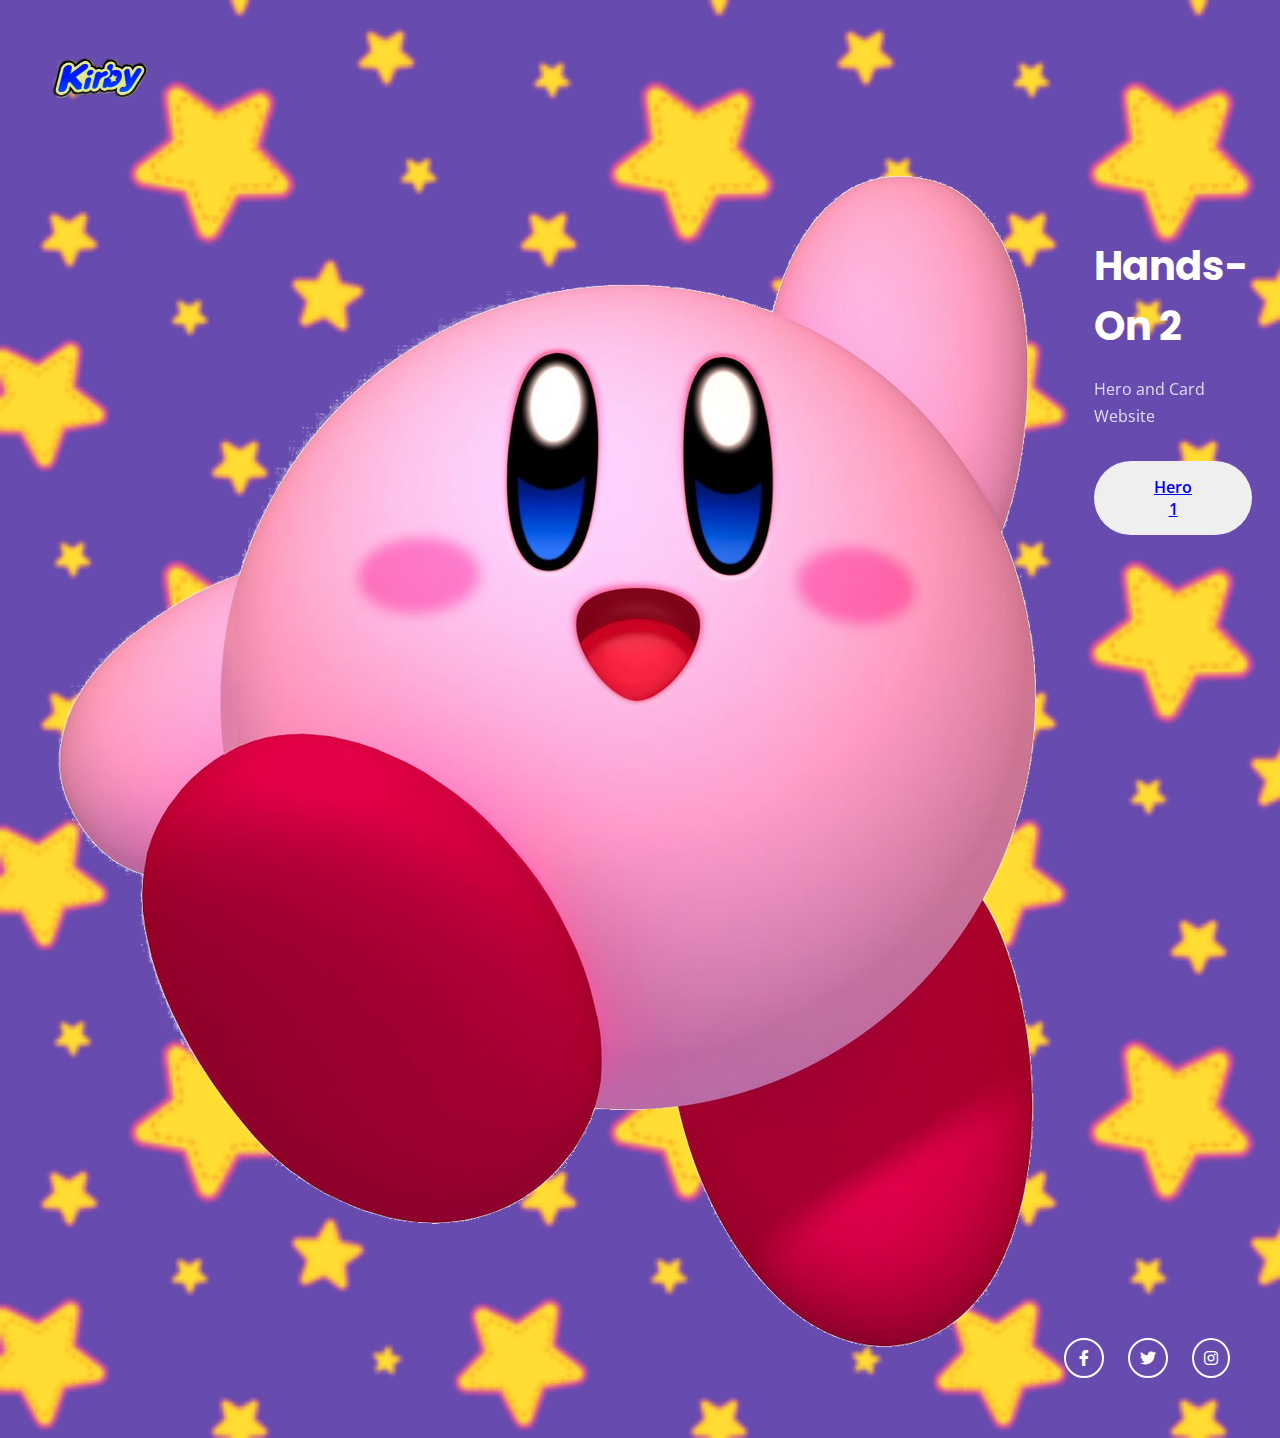
<file: index.html>
<!DOCTYPE html>
<html lang="en">
<head>
  <meta charset="UTF-8">
  <meta name="viewport" content="width=device-width, initial-scale=1.0">
  <title>KIRBY'S PAGE</title>
  <link rel="stylesheet" href="./assets/css/style.css">
  <link rel="stylesheet" href="https://cdnjs.cloudflare.com/ajax/libs/font-awesome/6.0.0-beta2/css/all.min.css"> 
</head>
<body>
  <header>
    <img src="./assets/img/Kirby-Logo.png" alt="logo">
  </header>
  <main>
    <section class="left">
      <img src="./assets/img/Kirby Icon.png" alt="Kirby">
    </section>
    <section class="right">
      <h1>Hands-On 2</h1>
      <p>Hero and Card Website</p>
  <button><a href="./pages/hero1/index.html" class="button">Hero 1</a></button>
    </section>
  </main>
  <footer>
    <i class="fab fa-facebook-f"></i>
    <i class="fab fa-twitter"></i>
    <i class="fab fa-instagram"></i>
  </footer>
</body>
</html>
</file>
<file: assets/css/style.css>
@import url('https://fonts.googleapis.com/css2?family=Open+Sans&family=Poppins:wght@400;600&display=swap'); 
* {
    box-sizing: border-box;
    margin: 0;
    padding: 0;
    font-family: 'Open Sans', sans-serif;
}
body {
    background: hsl(257, 40%, 49%) url("/assets/img/Stars\ Pattern.png") no-repeat;
    background-repeat:no-repeat;
    background-size:cover;
    padding: 50px 50px;
}
header img {
    width: 100px;
    filter:invert(100%);
}

main {
    display: flex;
    padding-top: 55px;
    justify-content: space-between;
    margin-bottom: -20px;
}

.left {
    padding-right: 20px;
}


.right {
    margin-top: 70px;
    color: #fff;
}

h1 {
    font-size: 2.5em;
    font-family: 'Poppins';
    padding-bottom: 20px;
}

p {
    line-height: 1.7;
    opacity: .8;
}

button {
    padding: 15px 60px;
    margin-top: 30px;
    border-radius: 5rem;
    border: 0;
    cursor: pointer;
    color: #674baf;
    font-size: 1em;
    font-weight: 600;
    text-decoration: none;
    transition: 0.3s all ease;
}

button:hover {
    color: #fff;
    background: hsl(300, 69%, 71%);
}

/* footer */

footer {
    text-align: right;
}

.fab {
    border: 2px solid #fff;
    padding: 10px 10px;
    border-radius: 50%;
    margin-left: 20px;
    color: #fff;
    transition: 0.3s all ease;
    margin-bottom: 10px;
}

.fa-facebook-f {
    padding: 10px 13px;
}

.fab:hover {
    color: #674baf;
    border-color: #fff;
    background-color: #fff;
    cursor: pointer;
}

@media screen and (max-width: 1000px) {

    main {
        flex-direction: column;
    }

    .left img {
        width: 70%;
        align-content: center;
    }

    .right {
        padding-top: 40px;
        text-align: center;
    }

    h1 {
        font-size: 1.8em;
    }

    button {
        padding: 15px 90px;
    }

    footer {
        text-align: center;
        padding-top: 80px;
    }

}
</file>
